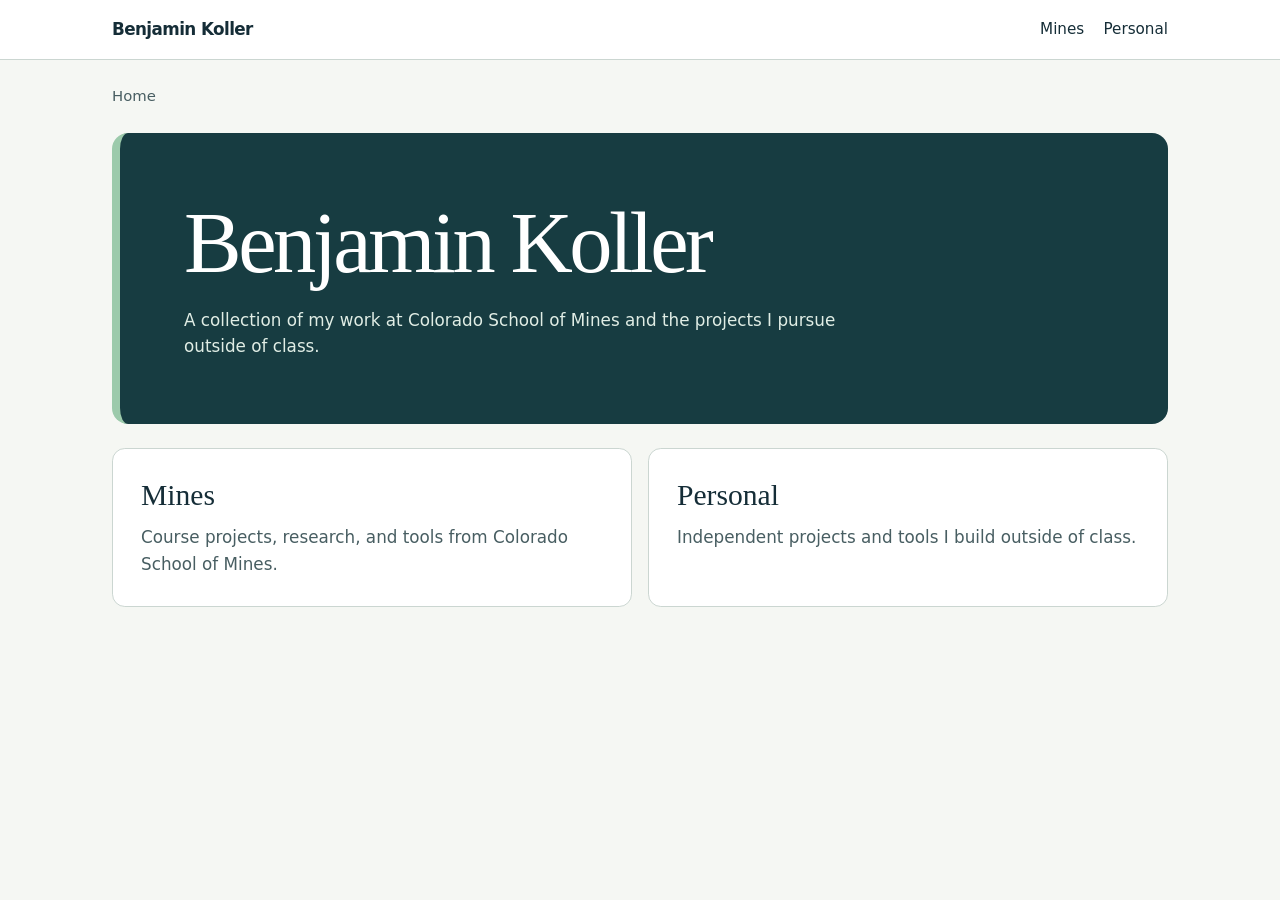
<file: index.html>
<!doctype html>
<html lang="en">
<head>
  <meta charset="utf-8">
  <meta name="viewport" content="width=device-width, initial-scale=1">
  <title>Benjamin Koller</title>
  <link rel="stylesheet" href="style.css">
</head>
<body>
  <header>
    <div class="bar">
      <a href="index.html" class="brand">Benjamin Koller</a>
      <nav aria-label="Main navigation"><a href="mines/index.html">Mines</a> <a href="personal/index.html">Personal</a></nav>
    </div>
  </header>
  <main>
    <nav class="crumb" aria-label="Breadcrumb"><span aria-current="page">Home</span></nav>
    <div class="hero">
      <h1>Benjamin Koller</h1>
      <p>A collection of my work at Colorado School of Mines and the projects I pursue outside of class.</p>
    </div>
    <div class="grid">
      <a href="mines/index.html" class="card"><h2>Mines</h2><p>Course projects, research, and tools from Colorado School of Mines.</p></a>
      <a href="personal/index.html" class="card"><h2>Personal</h2><p>Independent projects and tools I build outside of class.</p></a>
    </div>
  </main>
</body>
</html>
</file>
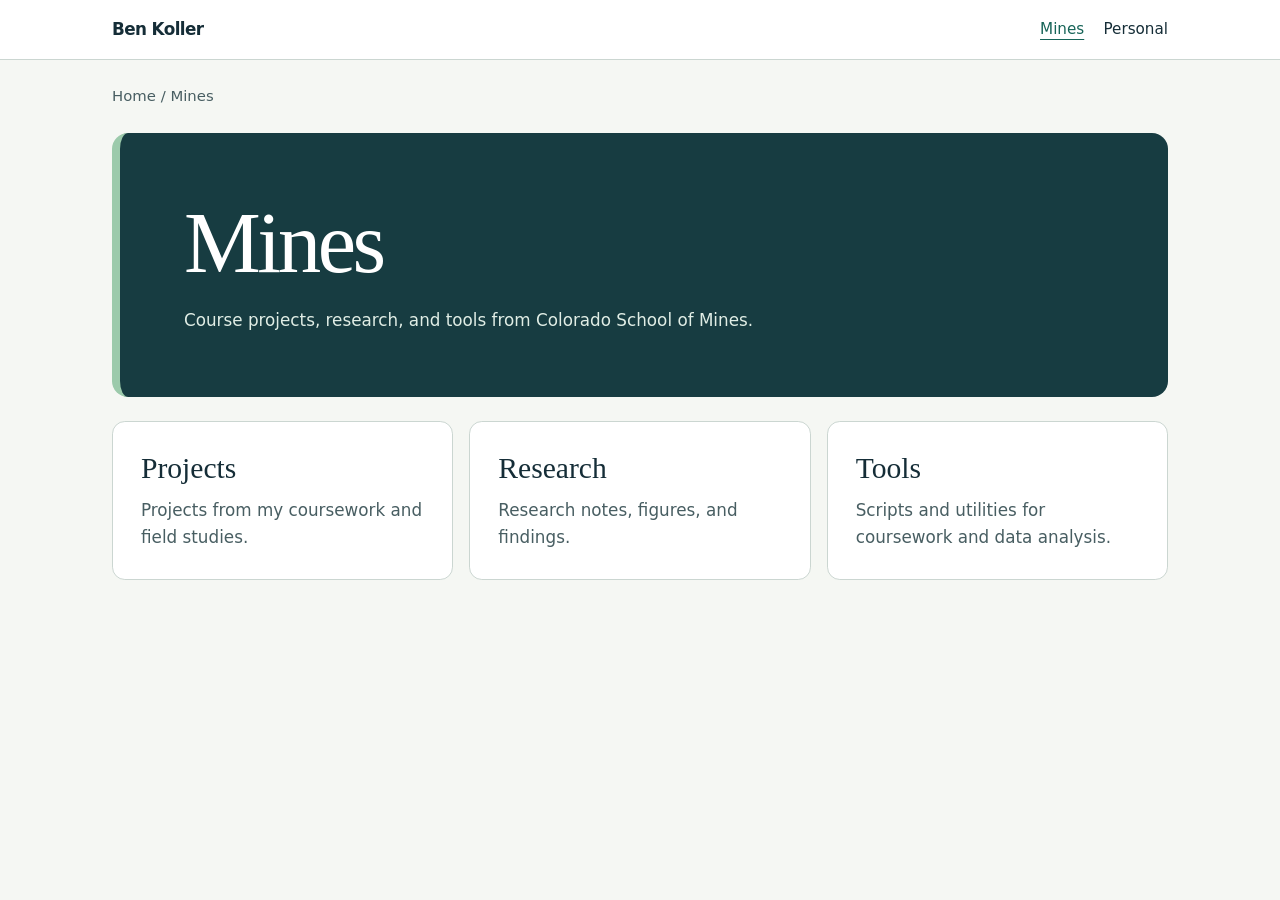
<file: mines/index.html>
<!doctype html>
<html lang="en">
<head>
  <meta charset="utf-8">
  <meta name="viewport" content="width=device-width, initial-scale=1">
  <title>Mines · Ben Koller</title>
  <link rel="stylesheet" href="../style.css">
</head>
<body>
  <header>
    <div class="bar">
      <a href="../index.html" class="brand">Ben Koller</a>
      <nav aria-label="Main navigation"><a href="index.html" aria-current="location">Mines</a> <a href="../personal/index.html">Personal</a></nav>
    </div>
  </header>
  <main>
    <nav class="crumb" aria-label="Breadcrumb"><a href="../index.html">Home</a> / <span aria-current="page">Mines</span></nav>
    <div class="hero">
      <h1>Mines</h1>
      <p>Course projects, research, and tools from Colorado School of Mines.</p>
    </div>
    <div class="grid">
      <a href="projects/index.html" class="card"><h2>Projects</h2><p>Projects from my coursework and field studies.</p></a>
      <a href="research/index.html" class="card"><h2>Research</h2><p>Research notes, figures, and findings.</p></a>
      <a href="tools/index.html" class="card"><h2>Tools</h2><p>Scripts and utilities for coursework and data analysis.</p></a>
    </div>
  </main>
</body>
</html>
</file>
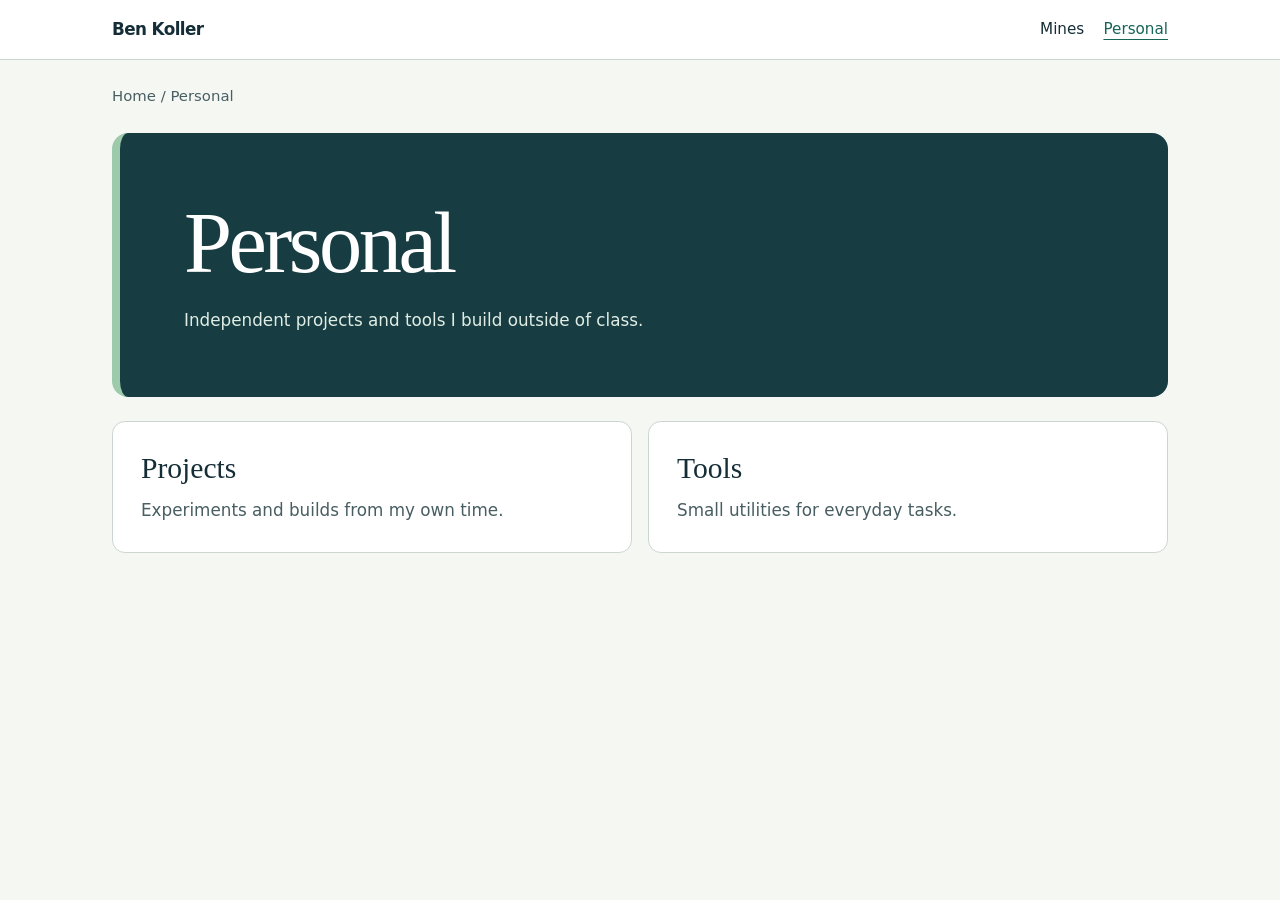
<file: personal/index.html>
<!doctype html>
<html lang="en">
<head>
  <meta charset="utf-8">
  <meta name="viewport" content="width=device-width, initial-scale=1">
  <title>Personal · Ben Koller</title>
  <link rel="stylesheet" href="../style.css">
</head>
<body>
  <header>
    <div class="bar">
      <a href="../index.html" class="brand">Ben Koller</a>
      <nav aria-label="Main navigation"><a href="../mines/index.html">Mines</a> <a href="index.html" aria-current="location">Personal</a></nav>
    </div>
  </header>
  <main>
    <nav class="crumb" aria-label="Breadcrumb"><a href="../index.html">Home</a> / <span aria-current="page">Personal</span></nav>
    <div class="hero">
      <h1>Personal</h1>
      <p>Independent projects and tools I build outside of class.</p>
    </div>
    <div class="grid">
      <a href="projects/index.html" class="card"><h2>Projects</h2><p>Experiments and builds from my own time.</p></a>
      <a href="tools/index.html" class="card"><h2>Tools</h2><p>Small utilities for everyday tasks.</p></a>
    </div>
  </main>
</body>
</html>
</file>
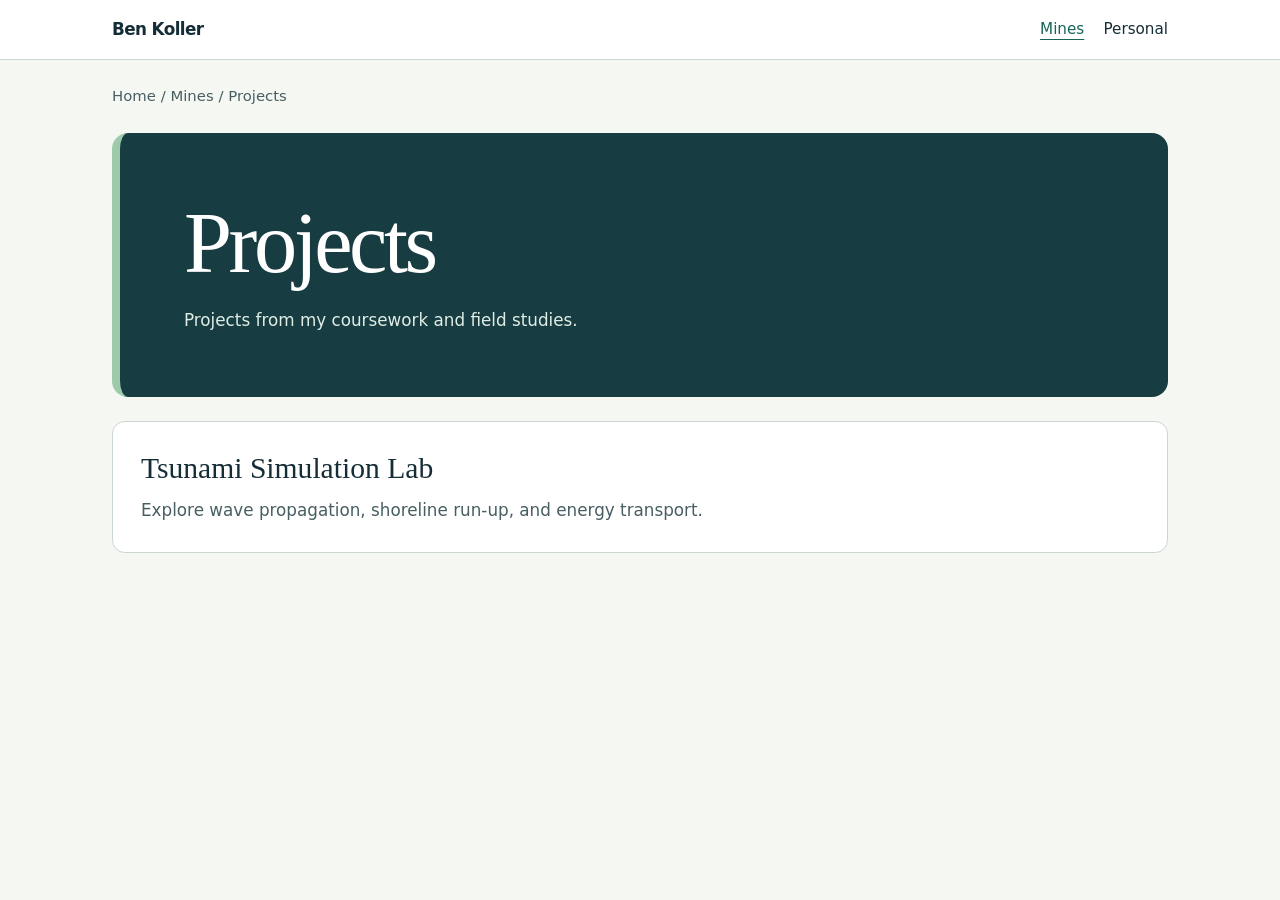
<file: mines/projects/index.html>
<!doctype html>
<html lang="en">
<head>
  <meta charset="utf-8">
  <meta name="viewport" content="width=device-width, initial-scale=1">
  <title>Projects · Mines · Ben Koller</title>
  <link rel="stylesheet" href="../../style.css">
</head>
<body>
  <header>
    <div class="bar">
      <a href="../../index.html" class="brand">Ben Koller</a>
      <nav aria-label="Main navigation"><a href="../index.html" aria-current="location">Mines</a> <a href="../../personal/index.html">Personal</a></nav>
    </div>
  </header>
  <main>
    <nav class="crumb" aria-label="Breadcrumb"><a href="../../index.html">Home</a> / <a href="../index.html">Mines</a> / <span aria-current="page">Projects</span></nav>
    <div class="hero">
      <h1>Projects</h1>
      <p>Projects from my coursework and field studies.</p>
    </div>
    <div class="grid">
      <a href="tsunami-simulation-lab/index.html" class="card">
        <h2>Tsunami Simulation Lab</h2>
        <p>Explore wave propagation, shoreline run-up, and energy transport.</p>
      </a>
    </div>
  </main>
</body>
</html>
</file>
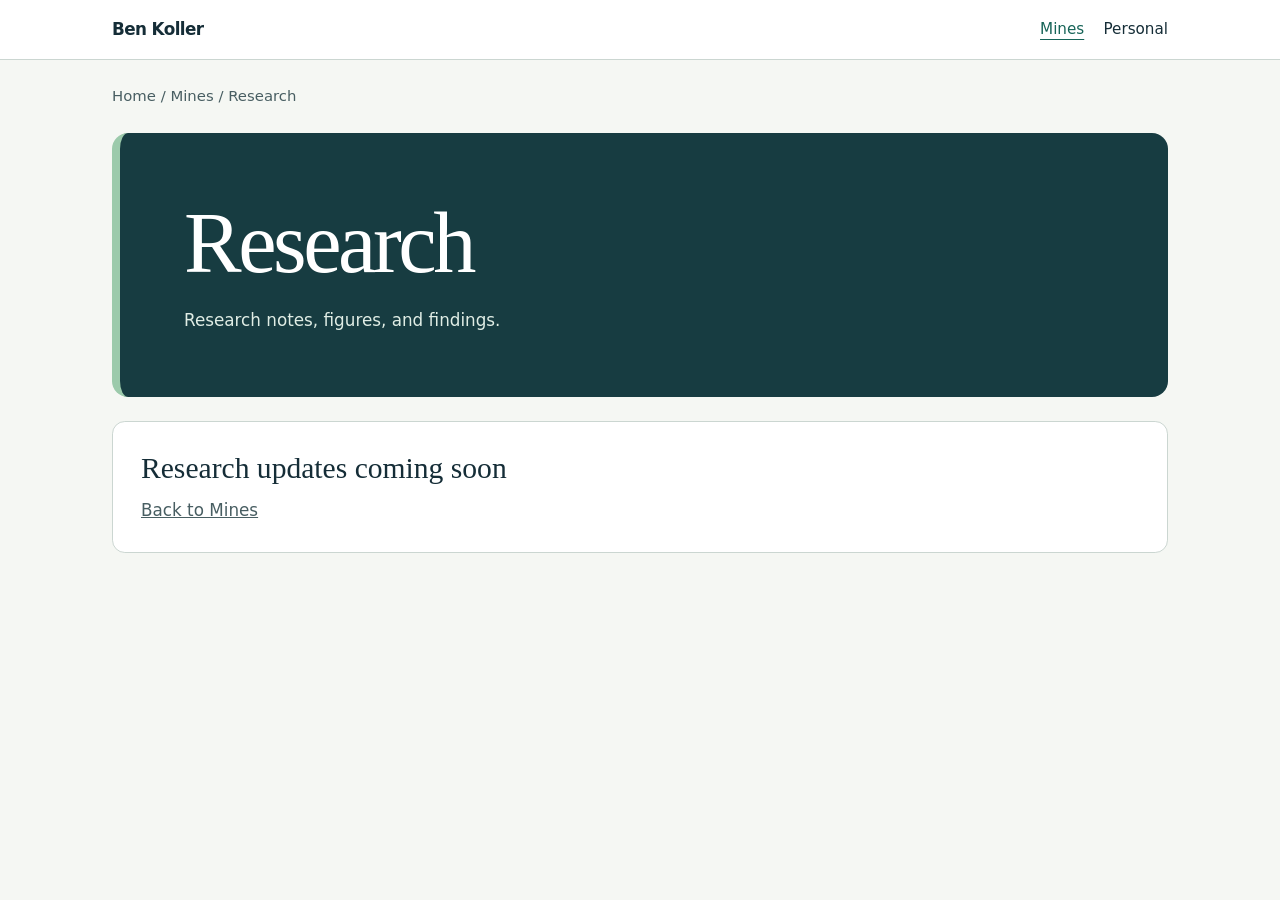
<file: mines/research/index.html>
<!doctype html>
<html lang="en">
<head>
  <meta charset="utf-8">
  <meta name="viewport" content="width=device-width, initial-scale=1">
  <title>Research · Mines · Ben Koller</title>
  <link rel="stylesheet" href="../../style.css">
</head>
<body>
  <header>
    <div class="bar">
      <a href="../../index.html" class="brand">Ben Koller</a>
      <nav aria-label="Main navigation"><a href="../index.html" aria-current="location">Mines</a> <a href="../../personal/index.html">Personal</a></nav>
    </div>
  </header>
  <main>
    <nav class="crumb" aria-label="Breadcrumb"><a href="../../index.html">Home</a> / <a href="../index.html">Mines</a> / <span aria-current="page">Research</span></nav>
    <div class="hero">
      <h1>Research</h1>
      <p>Research notes, figures, and findings.</p>
    </div>
    <section class="empty">
      <h2>Research updates coming soon</h2>
      <p><a href="../index.html">Back to Mines</a></p>
    </section>
  </main>
</body>
</html>
</file>
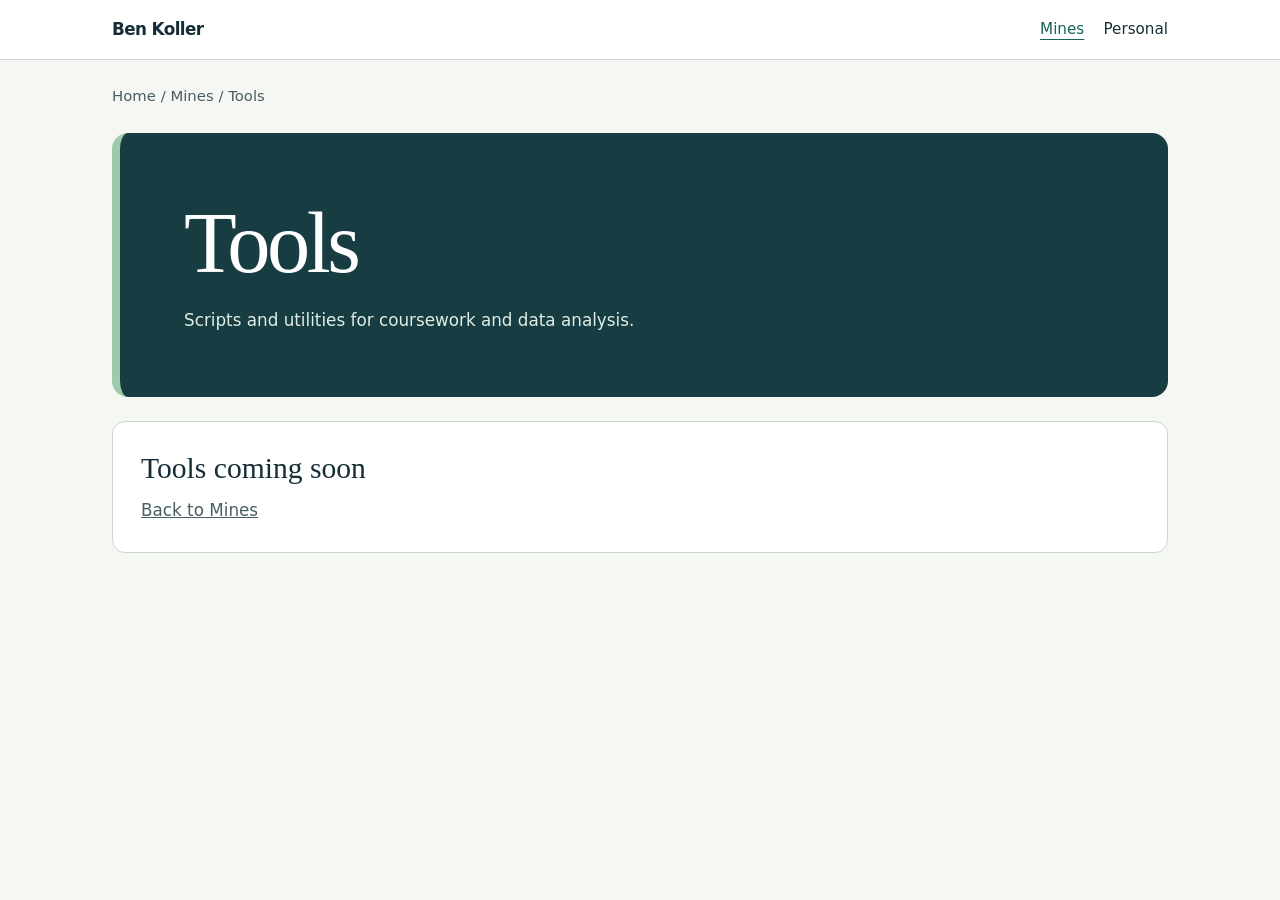
<file: mines/tools/index.html>
<!doctype html>
<html lang="en">
<head>
  <meta charset="utf-8">
  <meta name="viewport" content="width=device-width, initial-scale=1">
  <title>Tools · Mines · Ben Koller</title>
  <link rel="stylesheet" href="../../style.css">
</head>
<body>
  <header>
    <div class="bar">
      <a href="../../index.html" class="brand">Ben Koller</a>
      <nav aria-label="Main navigation"><a href="../index.html" aria-current="location">Mines</a> <a href="../../personal/index.html">Personal</a></nav>
    </div>
  </header>
  <main>
    <nav class="crumb" aria-label="Breadcrumb"><a href="../../index.html">Home</a> / <a href="../index.html">Mines</a> / <span aria-current="page">Tools</span></nav>
    <div class="hero">
      <h1>Tools</h1>
      <p>Scripts and utilities for coursework and data analysis.</p>
    </div>
    <section class="empty">
      <h2>Tools coming soon</h2>
      <p><a href="../index.html">Back to Mines</a></p>
    </section>
  </main>
</body>
</html>
</file>
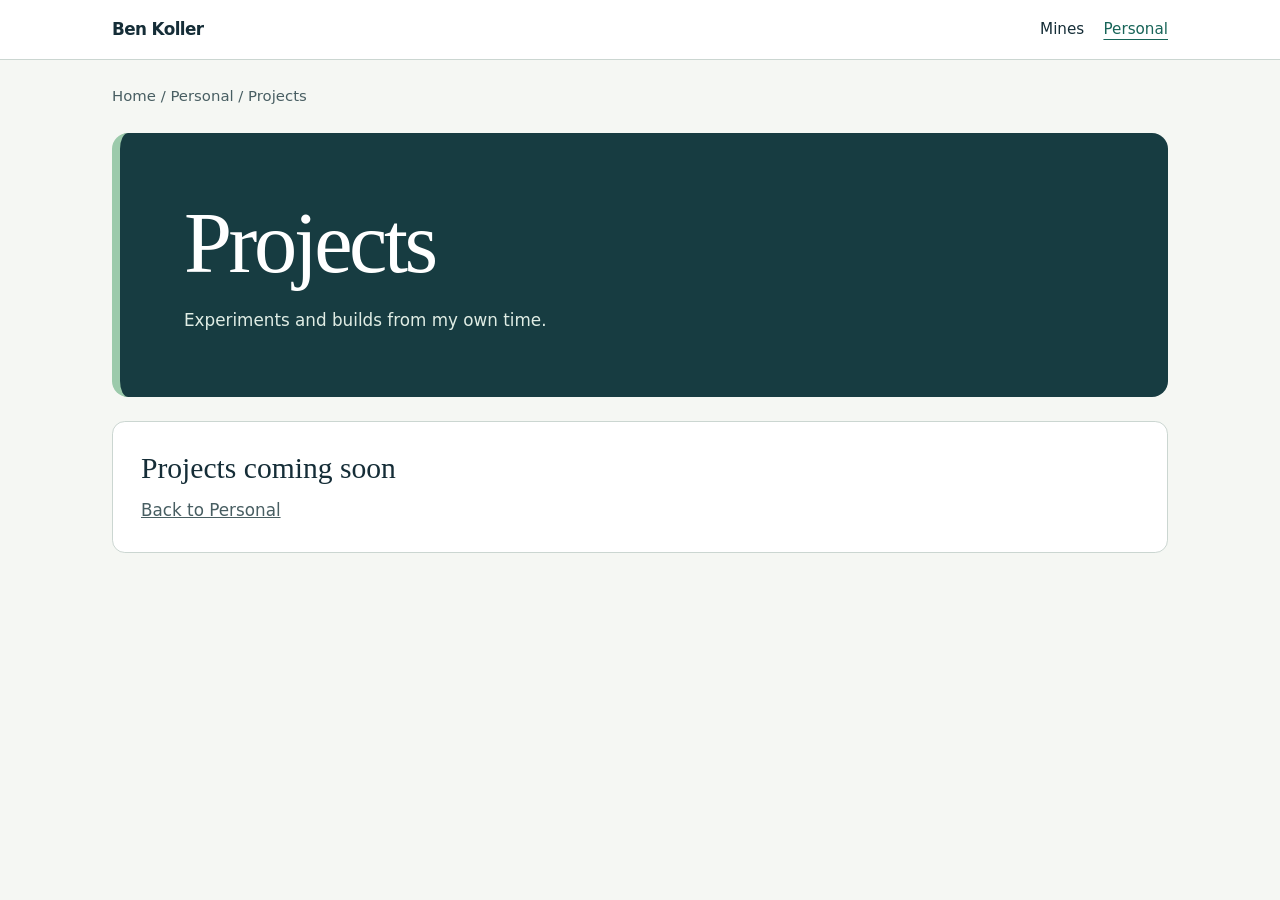
<file: personal/projects/index.html>
<!doctype html>
<html lang="en">
<head>
  <meta charset="utf-8">
  <meta name="viewport" content="width=device-width, initial-scale=1">
  <title>Projects · Personal · Ben Koller</title>
  <link rel="stylesheet" href="../../style.css">
</head>
<body>
  <header>
    <div class="bar">
      <a href="../../index.html" class="brand">Ben Koller</a>
      <nav aria-label="Main navigation"><a href="../../mines/index.html">Mines</a> <a href="../index.html" aria-current="location">Personal</a></nav>
    </div>
  </header>
  <main>
    <nav class="crumb" aria-label="Breadcrumb"><a href="../../index.html">Home</a> / <a href="../index.html">Personal</a> / <span aria-current="page">Projects</span></nav>
    <div class="hero">
      <h1>Projects</h1>
      <p>Experiments and builds from my own time.</p>
    </div>
    <section class="empty">
      <h2>Projects coming soon</h2>
      <p><a href="../index.html">Back to Personal</a></p>
    </section>
  </main>
</body>
</html>
</file>
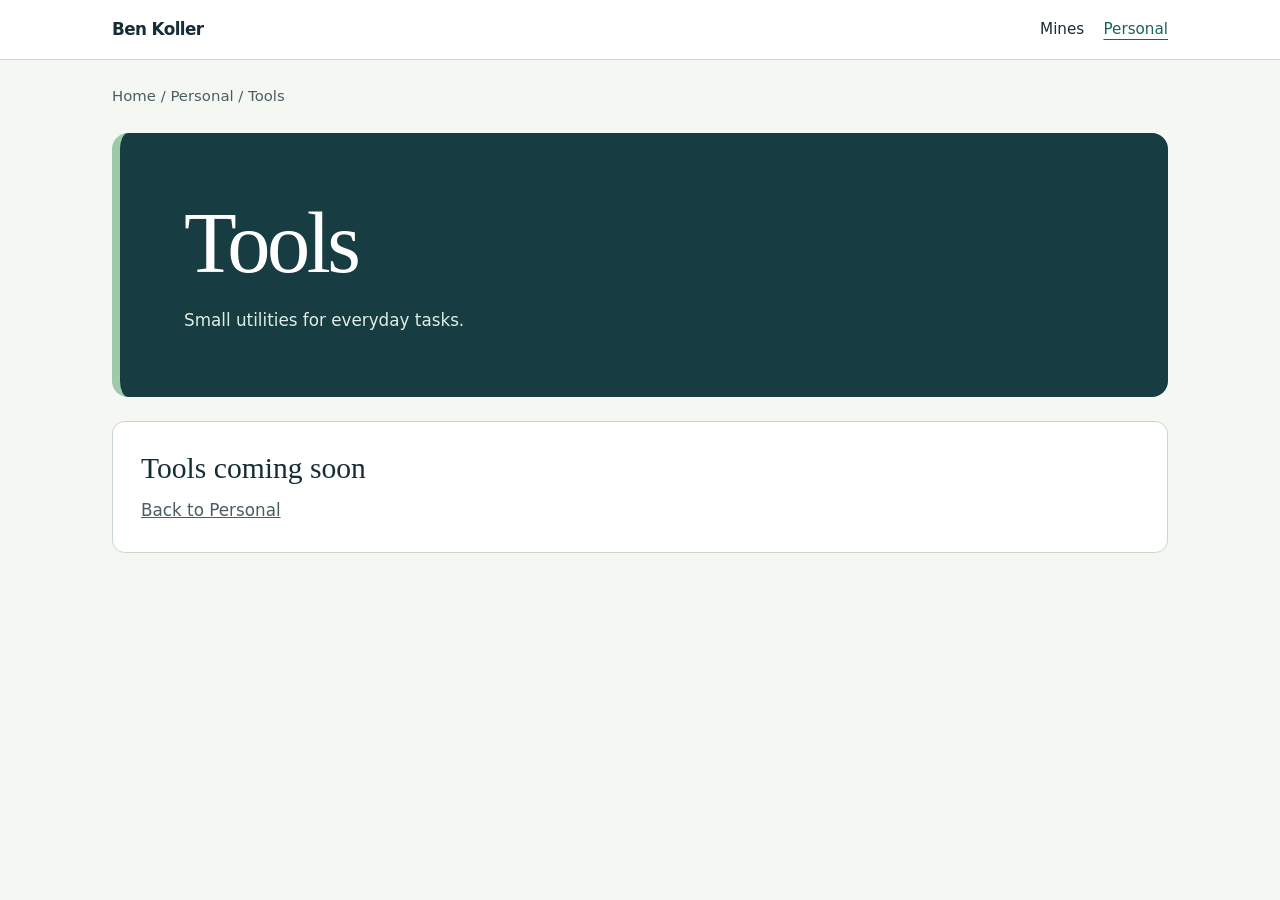
<file: personal/tools/index.html>
<!doctype html>
<html lang="en">
<head>
  <meta charset="utf-8">
  <meta name="viewport" content="width=device-width, initial-scale=1">
  <title>Tools · Personal · Ben Koller</title>
  <link rel="stylesheet" href="../../style.css">
</head>
<body>
  <header>
    <div class="bar">
      <a href="../../index.html" class="brand">Ben Koller</a>
      <nav aria-label="Main navigation"><a href="../../mines/index.html">Mines</a> <a href="../index.html" aria-current="location">Personal</a></nav>
    </div>
  </header>
  <main>
    <nav class="crumb" aria-label="Breadcrumb"><a href="../../index.html">Home</a> / <a href="../index.html">Personal</a> / <span aria-current="page">Tools</span></nav>
    <div class="hero">
      <h1>Tools</h1>
      <p>Small utilities for everyday tasks.</p>
    </div>
    <section class="empty">
      <h2>Tools coming soon</h2>
      <p><a href="../index.html">Back to Personal</a></p>
    </section>
  </main>
</body>
</html>
</file>
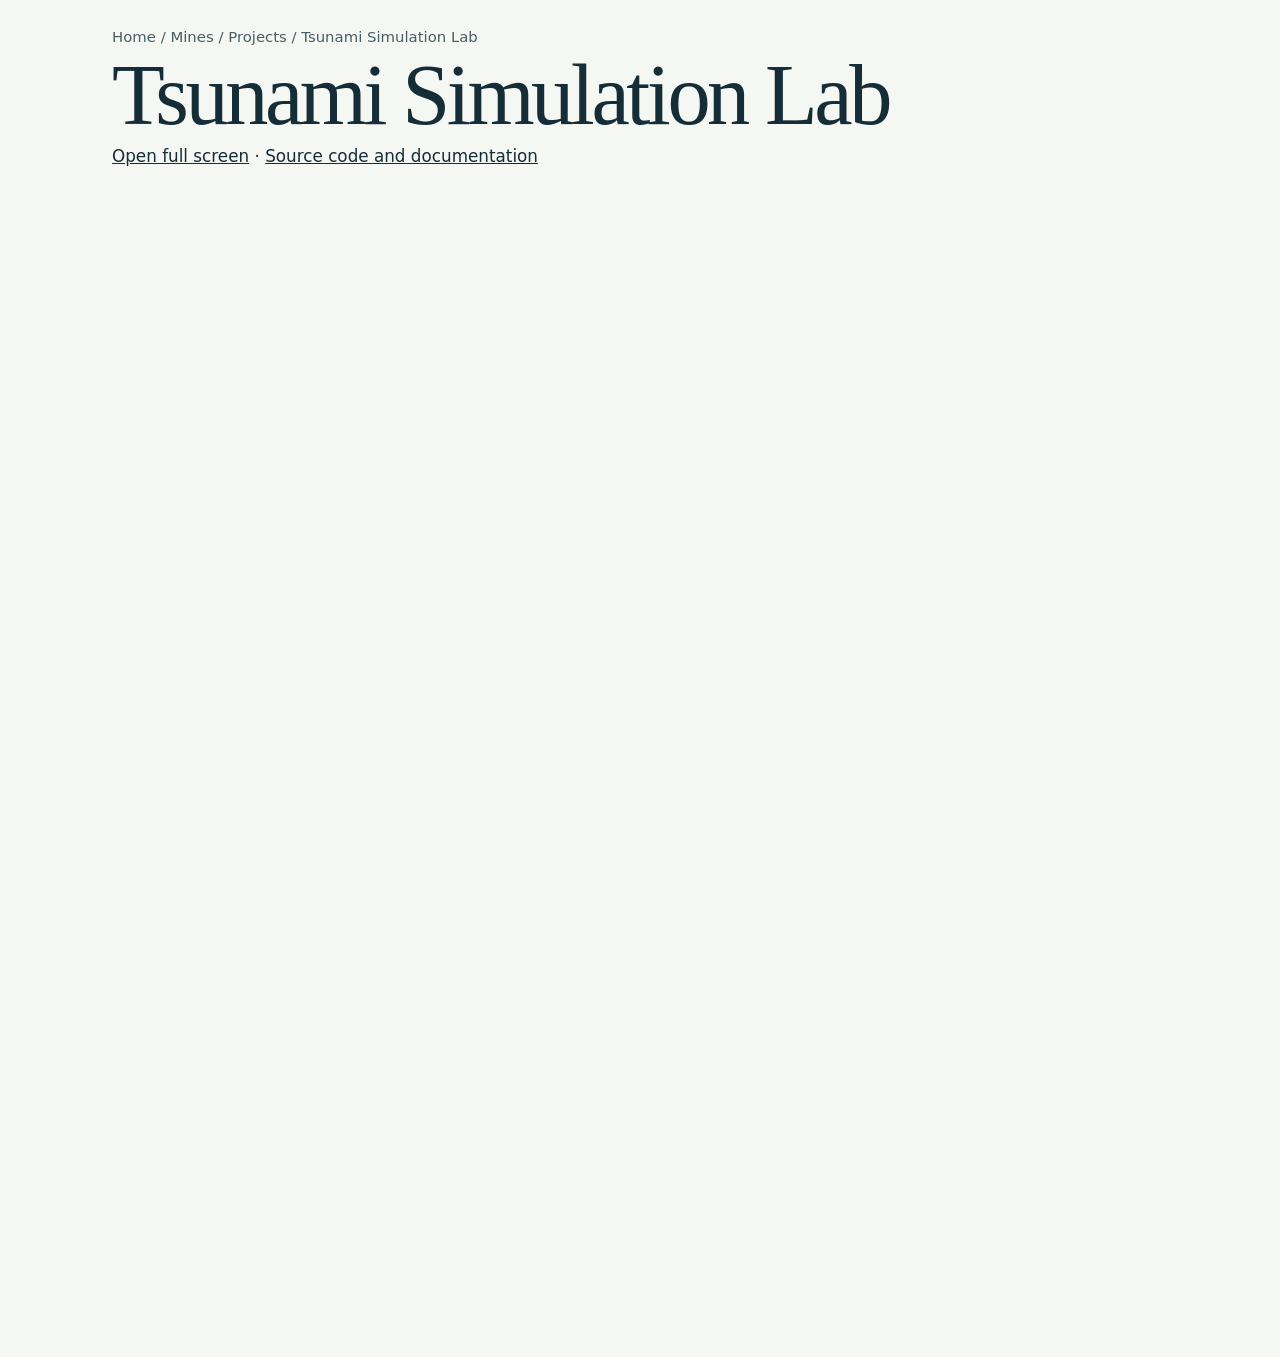
<file: mines/projects/tsunami-simulation-lab/index.html>
<!doctype html>
<html lang="en">
<head>
  <meta charset="utf-8">
  <meta name="viewport" content="width=device-width, initial-scale=1">
  <title>Tsunami Simulation Lab · Ben Koller</title>
  <link rel="stylesheet" href="../../../style.css">
</head>
<body>
  <main>
    <nav class="crumb" aria-label="Breadcrumb">
      <a href="../../../index.html">Home</a> /
      <a href="../../index.html">Mines</a> /
      <a href="../index.html">Projects</a> /
      Tsunami Simulation Lab
    </nav>

    <h1>Tsunami Simulation Lab</h1>
    <p>
      <a href="https://tsunami-simulation-lab.onrender.com/app"
         target="_blank" rel="noopener">Open full screen</a>
      ·
      <a href="https://github.com/bdkoller/GPGN436-Final-Project">
        Source code and documentation
      </a>
    </p>

    <iframe
      src="https://tsunami-simulation-lab.onrender.com/app"
      title="Tsunami Simulation Lab"
      style="width:100%; height:1100px; border:0;">
    </iframe>
  </main>
</body>
</html>
</file>
<file: style.css>
:root { color-scheme: light; --ink:#152d37; --accent:#176458; --line:#cbd6d1; }
* { box-sizing:border-box; }
body { margin:0; background:#f5f7f3; color:var(--ink); font:1.05rem/1.6 system-ui,sans-serif; }
header { border-bottom:1px solid var(--line); background:#fff; }
.bar,main { width:min(66rem,90%); margin:auto; }
.bar { display:flex; gap:1.5rem; justify-content:space-between; align-items:center; padding:1rem 0; }
.brand { font-weight:750; letter-spacing:-.035em; }
a { color:inherit; }
.bar a,.crumb a { text-decoration:none; }
.bar nav { display:flex; gap:1.2rem; }
.bar nav a { font-size:.95rem; }
.bar a:hover,.crumb a:hover { text-decoration:underline; }
.bar a[aria-current] { color:var(--accent); text-decoration:underline; text-underline-offset:.3em; }
main { padding:1.6rem 0 5rem; }
.crumb { color:#485e62; font-size:.93rem; }
.hero { margin:1.5rem 0; padding:clamp(1.75rem,5vw,4.4rem); border-radius:1rem; background:#173c41; color:white; border-left:.5rem solid #9ccaab; }
h1,h2,p { margin:0; }
h1 { font:normal clamp(2.7rem,7vw,5.4rem)/1.08 Georgia,serif; letter-spacing:-.04em; }
.hero p { max-width:42rem; margin-top:1rem; color:#e0ede5; }
.grid { display:grid; grid-template-columns:repeat(auto-fit,minmax(min(100%,15rem),1fr)); gap:1rem; }
.card,.empty { padding:1.75rem; border:1px solid var(--line); border-radius:.8rem; background:white; }
.card { display:block; text-decoration:none; }
.card:hover { border-color:var(--accent); background:#fafffb; }
.card:hover h2 { text-decoration:underline; }
h2 { font:normal 1.85rem/1.25 Georgia,serif; }
.card p,.empty p { margin-top:.6rem; color:#485e62; }
:focus-visible { outline:3px solid #17764f; outline-offset:4px; }
@media(max-width:26rem) { .bar { flex-wrap:wrap; gap:.5rem; } }
</file>
